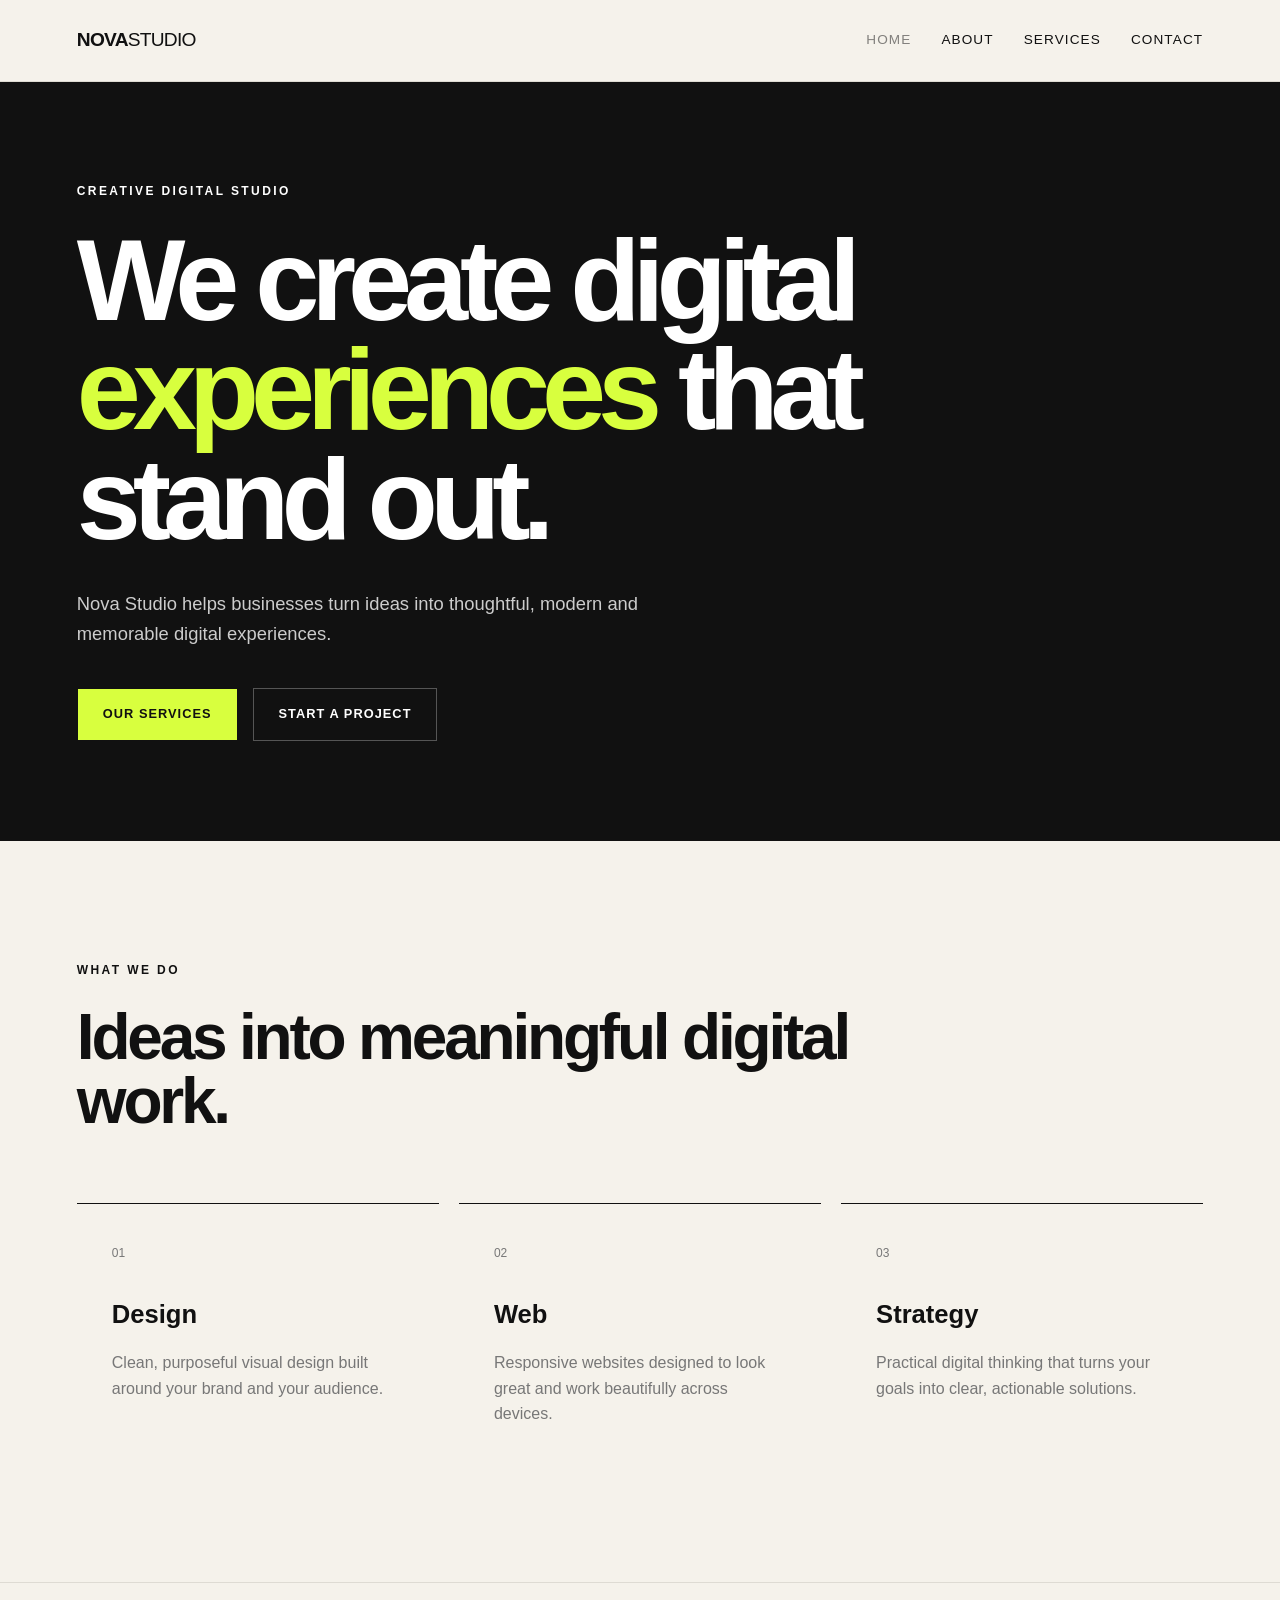
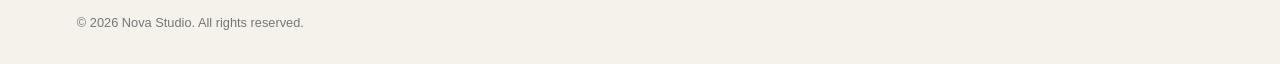
<file: index.html>
<!DOCTYPE html>
<html lang="en">
<head>
  <meta charset="UTF-8">
  <meta name="viewport" content="width=device-width, initial-scale=1.0">
  <meta name="description" content="Nova Studio — creative design and digital solutions.">
  <title>Nova Studio | Home</title>
  <link rel="stylesheet" href="style.css">
</head>

<body>

<header class="site-header">
  <a href="index.html" class="logo">NOVA<span>STUDIO</span></a>

  <nav>
    <a href="index.html" class="active">Home</a>
    <a href="about.html">About</a>
    <a href="services.html">Services</a>
    <a href="contact.html">Contact</a>
  </nav>
</header>

<main>

  <section class="hero">
    <div class="hero-content">
      <p class="eyebrow">CREATIVE DIGITAL STUDIO</p>

      <h1>
        We create digital
        <span>experiences</span>
        that stand out.
      </h1>

      <p class="hero-text">
        Nova Studio helps businesses turn ideas into thoughtful,
        modern and memorable digital experiences.
      </p>

      <div class="hero-buttons">
        <a href="services.html" class="button primary">Our Services</a>
        <a href="contact.html" class="button secondary">Start a Project</a>
      </div>
    </div>
  </section>

  <section class="intro">
    <p class="eyebrow">WHAT WE DO</p>
    <h2>Ideas into meaningful digital work.</h2>

    <div class="cards">

      <article class="card">
        <span>01</span>
        <h3>Design</h3>
        <p>
          Clean, purposeful visual design built around your brand
          and your audience.
        </p>
      </article>

      <article class="card">
        <span>02</span>
        <h3>Web</h3>
        <p>
          Responsive websites designed to look great and work
          beautifully across devices.
        </p>
      </article>

      <article class="card">
        <span>03</span>
        <h3>Strategy</h3>
        <p>
          Practical digital thinking that turns your goals into
          clear, actionable solutions.
        </p>
      </article>

    </div>
  </section>

</main>

<footer>
  <p>© 2026 Nova Studio. All rights reserved.</p>
</footer>

<script src="script.js"></script>
</body>
</html>
</file>
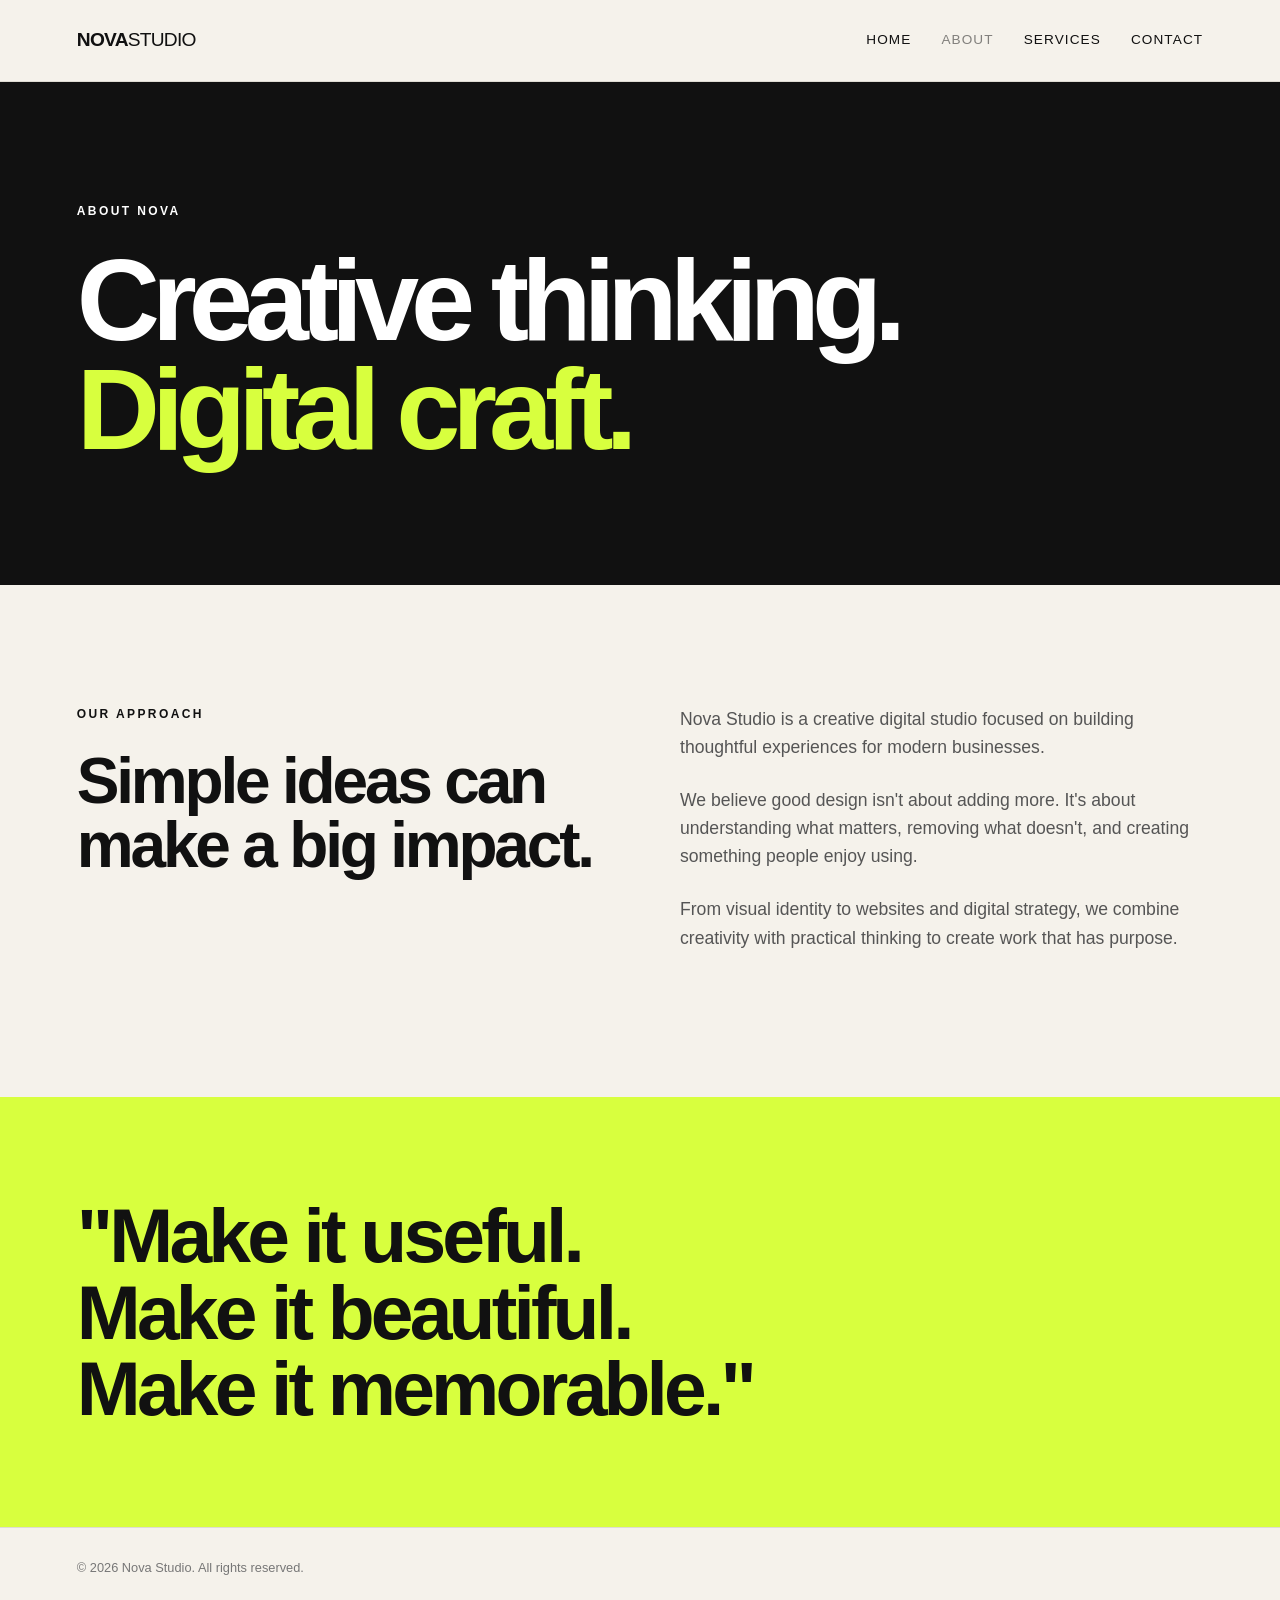
<file: about.html>
<!DOCTYPE html>
<html lang="en">
<head>
  <meta charset="UTF-8">
  <meta name="viewport" content="width=device-width, initial-scale=1.0">
  <meta name="description" content="Learn more about Nova Studio.">
  <title>Nova Studio | About</title>
  <link rel="stylesheet" href="style.css">
</head>

<body>

<header class="site-header">
  <a href="index.html" class="logo">NOVA<span>STUDIO</span></a>

  <nav>
    <a href="index.html">Home</a>
    <a href="about.html" class="active">About</a>
    <a href="services.html">Services</a>
    <a href="contact.html">Contact</a>
  </nav>
</header>

<main>

  <section class="page-hero">
    <p class="eyebrow">ABOUT NOVA</p>
    <h1>Creative thinking.<br><span>Digital craft.</span></h1>
  </section>

  <section class="content-section">

    <div>
      <p class="eyebrow">OUR APPROACH</p>
      <h2>Simple ideas can make a big impact.</h2>
    </div>

    <div class="content-copy">
      <p>
        Nova Studio is a creative digital studio focused on building
        thoughtful experiences for modern businesses.
      </p>

      <p>
        We believe good design isn't about adding more. It's about
        understanding what matters, removing what doesn't, and
        creating something people enjoy using.
      </p>

      <p>
        From visual identity to websites and digital strategy,
        we combine creativity with practical thinking to create
        work that has purpose.
      </p>
    </div>

  </section>

  <section class="statement">
    <p>
      "Make it useful.<br>
      Make it beautiful.<br>
      Make it memorable."
    </p>
  </section>

</main>

<footer>
  <p>© 2026 Nova Studio. All rights reserved.</p>
</footer>

<script src="script.js"></script>
</body>
</html>
</file>
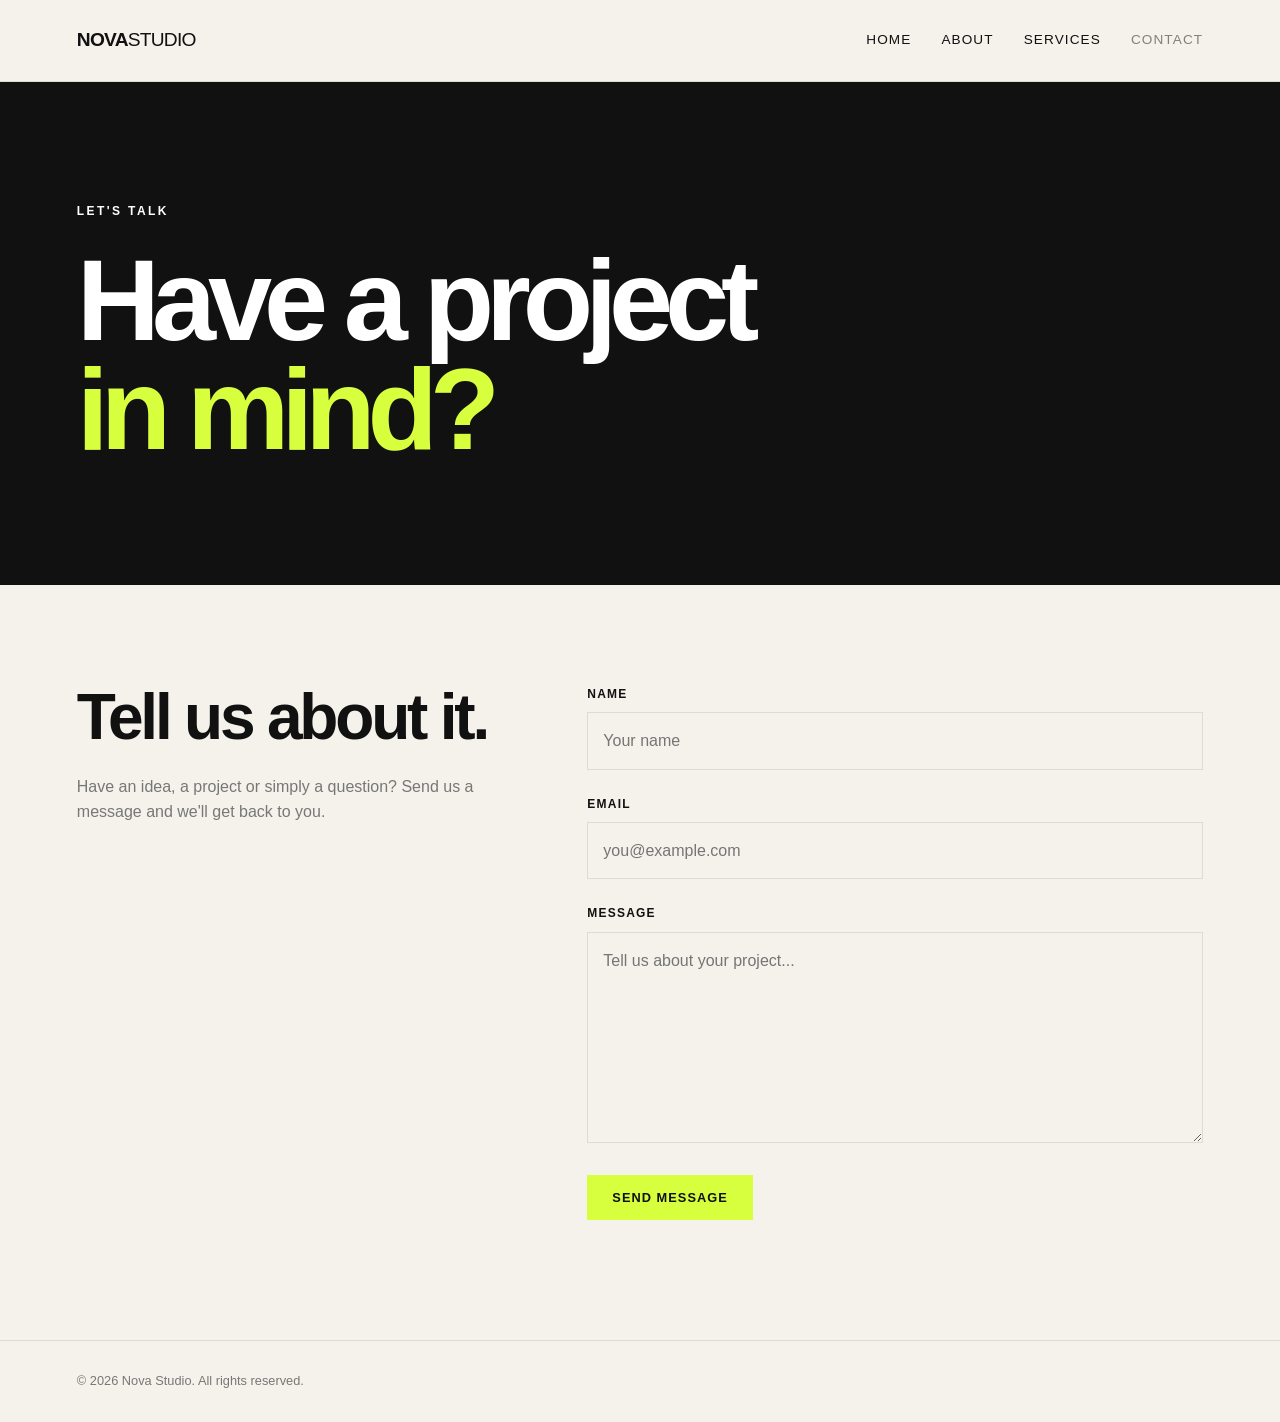
<file: contact.html>
<!DOCTYPE html>
<html lang="en">
<head>
  <meta charset="UTF-8">
  <meta name="viewport" content="width=device-width, initial-scale=1.0">
  <meta name="description" content="Contact Nova Studio.">
  <title>Nova Studio | Contact</title>
  <link rel="stylesheet" href="style.css">
</head>

<body>

<header class="site-header">
  <a href="index.html" class="logo">NOVA<span>STUDIO</span></a>

  <nav>
    <a href="index.html">Home</a>
    <a href="about.html">About</a>
    <a href="services.html">Services</a>
    <a href="contact.html" class="active">Contact</a>
  </nav>
</header>

<main>

  <section class="page-hero">
    <p class="eyebrow">LET'S TALK</p>
    <h1>Have a project<br><span>in mind?</span></h1>
  </section>

  <section class="contact-section">

    <div class="contact-intro">
      <h2>Tell us about it.</h2>

      <p>
        Have an idea, a project or simply a question?
        Send us a message and we'll get back to you.
      </p>
    </div>

    <form id="contactForm">

      <div class="form-group">
        <label for="name">Name</label>
        <input
          type="text"
          id="name"
          name="name"
          placeholder="Your name"
          required
        >
      </div>

      <div class="form-group">
        <label for="email">Email</label>
        <input
          type="email"
          id="email"
          name="email"
          placeholder="you@example.com"
          required
        >
      </div>

      <div class="form-group">
        <label for="message">Message</label>
        <textarea
          id="message"
          name="message"
          rows="7"
          placeholder="Tell us about your project..."
          required
        ></textarea>
      </div>

      <button type="submit" class="button primary">
        Send Message
      </button>

      <p id="formStatus" class="form-status"></p>

    </form>

  </section>

</main>

<footer>
  <p>© 2026 Nova Studio. All rights reserved.</p>
</footer>

<script src="script.js"></script>
</body>
</html>
</file>
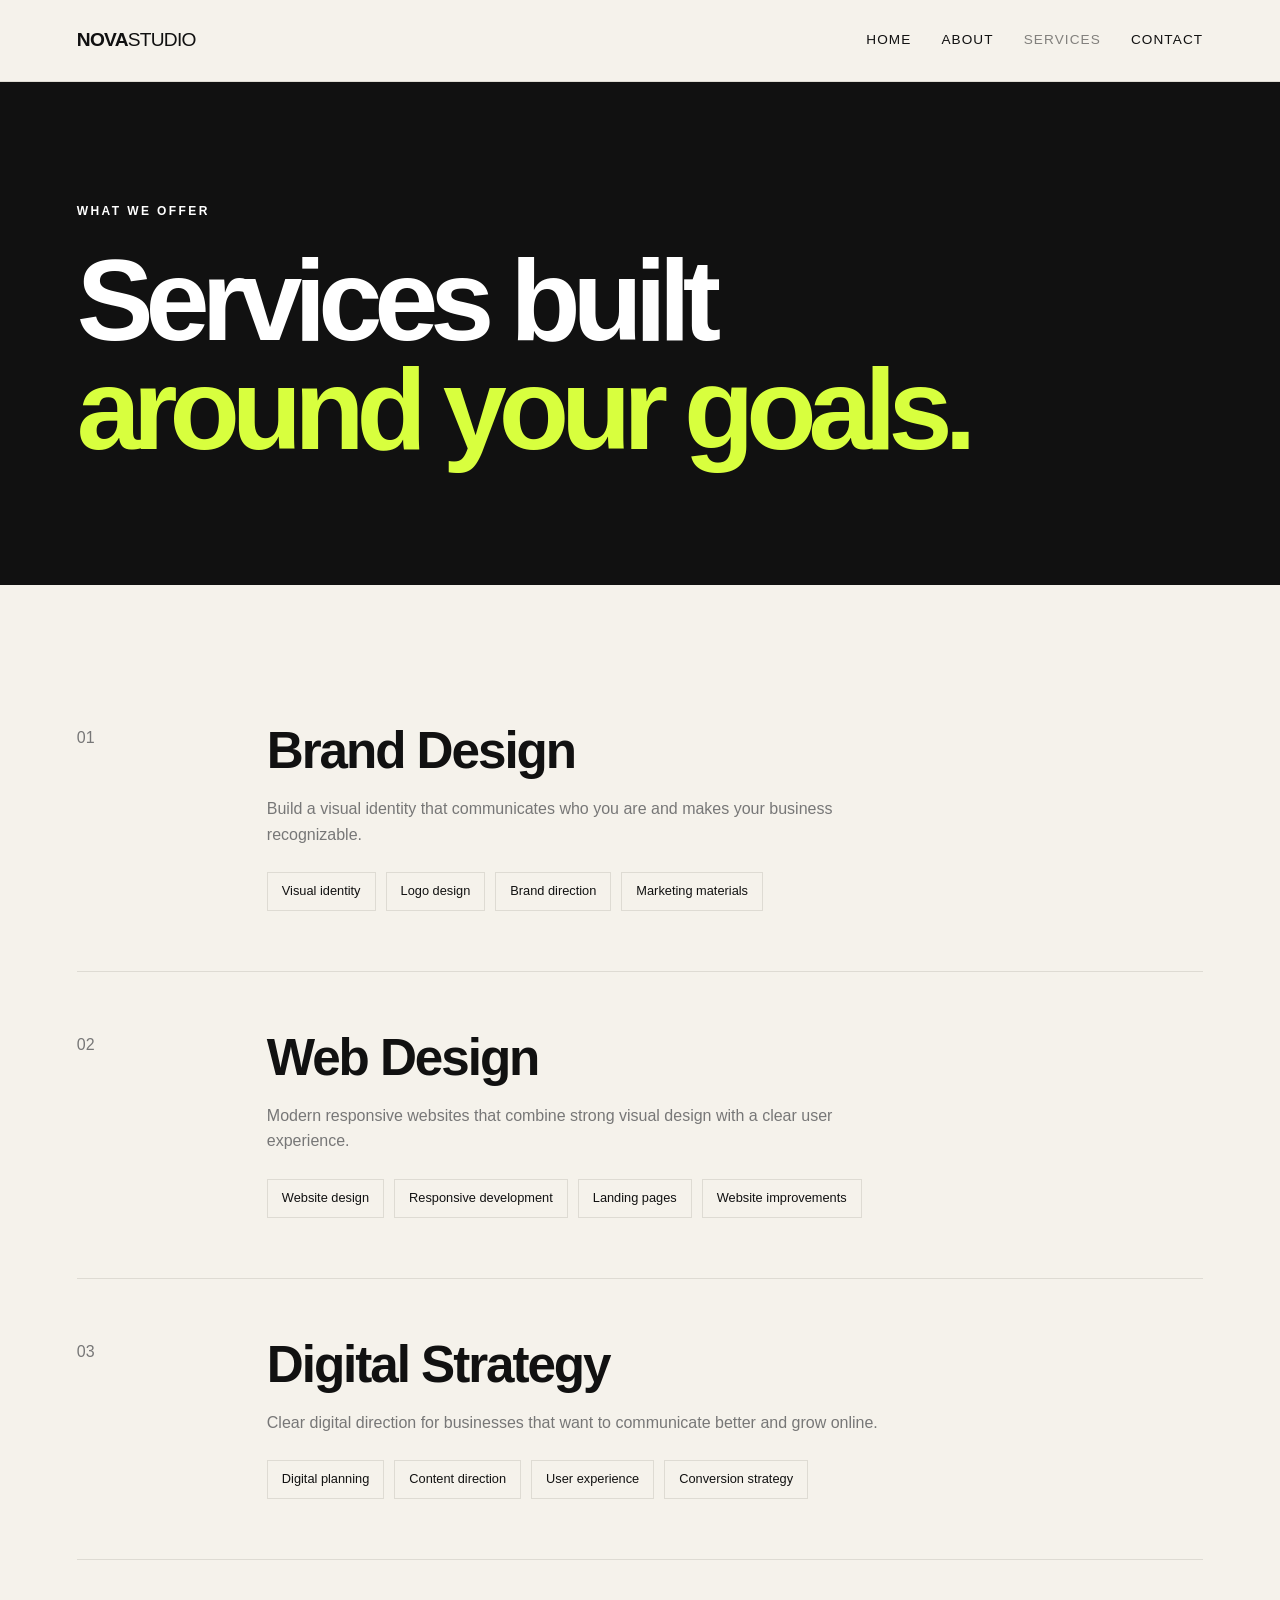
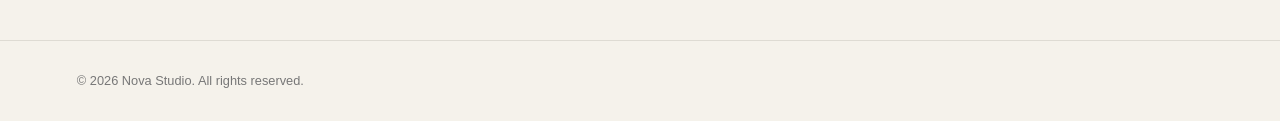
<file: services.html>
<!DOCTYPE html>
<html lang="en">
<head>
  <meta charset="UTF-8">
  <meta name="viewport" content="width=device-width, initial-scale=1.0">
  <meta name="description" content="Nova Studio services.">
  <title>Nova Studio | Services</title>
  <link rel="stylesheet" href="style.css">
</head>

<body>

<header class="site-header">
  <a href="index.html" class="logo">NOVA<span>STUDIO</span></a>

  <nav>
    <a href="index.html">Home</a>
    <a href="about.html">About</a>
    <a href="services.html" class="active">Services</a>
    <a href="contact.html">Contact</a>
  </nav>
</header>

<main>

  <section class="page-hero">
    <p class="eyebrow">WHAT WE OFFER</p>
    <h1>Services built<br><span>around your goals.</span></h1>
  </section>

  <section class="services">

    <article class="service">
      <div class="service-number">01</div>
      <div>
        <h2>Brand Design</h2>
        <p>
          Build a visual identity that communicates who you are
          and makes your business recognizable.
        </p>
        <ul>
          <li>Visual identity</li>
          <li>Logo design</li>
          <li>Brand direction</li>
          <li>Marketing materials</li>
        </ul>
      </div>
    </article>

    <article class="service">
      <div class="service-number">02</div>
      <div>
        <h2>Web Design</h2>
        <p>
          Modern responsive websites that combine strong visual
          design with a clear user experience.
        </p>
        <ul>
          <li>Website design</li>
          <li>Responsive development</li>
          <li>Landing pages</li>
          <li>Website improvements</li>
        </ul>
      </div>
    </article>

    <article class="service">
      <div class="service-number">03</div>
      <div>
        <h2>Digital Strategy</h2>
        <p>
          Clear digital direction for businesses that want to
          communicate better and grow online.
        </p>
        <ul>
          <li>Digital planning</li>
          <li>Content direction</li>
          <li>User experience</li>
          <li>Conversion strategy</li>
        </ul>
      </div>
    </article>

  </section>

</main>

<footer>
  <p>© 2026 Nova Studio. All rights reserved.</p>
</footer>

<script src="script.js"></script>
</body>
</html>
</file>
<file: style.css>
:root {
  --black: #111111;
  --white: #ffffff;
  --cream: #f5f2eb;
  --gray: #777777;
  --light-gray: #dedbd3;
  --accent: #d8ff3e;
}

* {
  box-sizing: border-box;
  margin: 0;
  padding: 0;
}

html {
  scroll-behavior: smooth;
}

body {
  font-family: Arial, Helvetica, sans-serif;
  background: var(--cream);
  color: var(--black);
  line-height: 1.6;
}

a {
  color: inherit;
  text-decoration: none;
}

.site-header {
  width: 100%;
  padding: 25px 6%;
  display: flex;
  justify-content: space-between;
  align-items: center;
  border-bottom: 1px solid var(--light-gray);
}

.logo {
  font-size: 1.2rem;
  font-weight: 900;
  letter-spacing: -0.04em;
}

.logo span {
  font-weight: 400;
}

nav {
  display: flex;
  gap: 30px;
}

nav a {
  font-size: 0.85rem;
  text-transform: uppercase;
  letter-spacing: 0.08em;
  transition: opacity 0.2s ease;
}

nav a:hover,
nav a.active {
  opacity: 0.5;
}

.hero {
  min-height: 78vh;
  padding: 100px 6%;
  display: flex;
  align-items: center;
  background: var(--black);
  color: var(--white);
}

.hero-content {
  max-width: 950px;
}

.eyebrow {
  margin-bottom: 25px;
  font-size: 0.75rem;
  font-weight: bold;
  letter-spacing: 0.2em;
}

.hero h1,
.page-hero h1 {
  font-size: clamp(3.5rem, 9vw, 8rem);
  line-height: 0.95;
  letter-spacing: -0.07em;
}

.hero h1 span,
.page-hero h1 span {
  color: var(--accent);
}

.hero-text {
  max-width: 600px;
  margin-top: 35px;
  color: #cccccc;
  font-size: 1.15rem;
}

.hero-buttons {
  display: flex;
  gap: 15px;
  margin-top: 40px;
  flex-wrap: wrap;
}

.button {
  display: inline-block;
  padding: 15px 25px;
  border: 1px solid var(--black);
  cursor: pointer;
  font-size: 0.8rem;
  font-weight: bold;
  text-transform: uppercase;
  letter-spacing: 0.08em;
  transition: all 0.2s ease;
}

.button.primary {
  background: var(--accent);
  color: var(--black);
}

.button.primary:hover {
  transform: translateY(-2px);
}

.button.secondary {
  background: transparent;
  color: var(--white);
  border-color: #555;
}

.button.secondary:hover {
  background: var(--white);
  color: var(--black);
}

.intro {
  padding: 120px 6%;
}

.intro h2,
.content-section h2 {
  max-width: 800px;
  font-size: clamp(2.5rem, 5vw, 5rem);
  line-height: 1;
  letter-spacing: -0.05em;
}

.cards {
  display: grid;
  grid-template-columns: repeat(3, 1fr);
  gap: 20px;
  margin-top: 70px;
}

.card {
  padding: 35px;
  border-top: 1px solid var(--black);
}

.card span {
  font-size: 0.75rem;
  color: var(--gray);
}

.card h3 {
  margin: 30px 0 15px;
  font-size: 1.6rem;
}

.card p {
  color: var(--gray);
}

.page-hero {
  padding: 120px 6%;
  background: var(--black);
  color: var(--white);
}

.content-section {
  padding: 120px 6%;
  display: grid;
  grid-template-columns: 1fr 1fr;
  gap: 80px;
}

.content-copy {
  max-width: 600px;
}

.content-copy p {
  margin-bottom: 25px;
  color: #555;
  font-size: 1.1rem;
}

.statement {
  padding: 100px 6%;
  background: var(--accent);
}

.statement p {
  font-size: clamp(2.5rem, 6vw, 6rem);
  line-height: 1;
  font-weight: bold;
  letter-spacing: -0.05em;
}

.services {
  padding: 80px 6%;
}

.service {
  display: grid;
  grid-template-columns: 150px 1fr;
  gap: 40px;
  padding: 60px 0;
  border-bottom: 1px solid var(--light-gray);
}

.service-number {
  color: var(--gray);
}

.service h2 {
  font-size: clamp(2rem, 4vw, 4rem);
  line-height: 1;
  margin-bottom: 20px;
  letter-spacing: -0.04em;
}

.service p {
  max-width: 650px;
  color: var(--gray);
  margin-bottom: 25px;
}

.service ul {
  display: flex;
  flex-wrap: wrap;
  gap: 10px;
  list-style: none;
}

.service li {
  padding: 8px 14px;
  border: 1px solid var(--light-gray);
  font-size: 0.8rem;
}

.contact-section {
  padding: 100px 6%;
  display: grid;
  grid-template-columns: 0.8fr 1.2fr;
  gap: 100px;
}

.contact-intro h2 {
  font-size: clamp(2.5rem, 5vw, 5rem);
  line-height: 1;
  letter-spacing: -0.05em;
  margin-bottom: 25px;
}

.contact-intro p {
  max-width: 450px;
  color: var(--gray);
}

form {
  max-width: 650px;
}

.form-group {
  margin-bottom: 25px;
}

label {
  display: block;
  margin-bottom: 8px;
  font-size: 0.75rem;
  font-weight: bold;
  text-transform: uppercase;
  letter-spacing: 0.1em;
}

input,
textarea {
  width: 100%;
  padding: 15px;
  border: 1px solid var(--light-gray);
  background: transparent;
  color: var(--black);
  font: inherit;
  outline: none;
}

input:focus,
textarea:focus {
  border-color: var(--black);
}

textarea {
  resize: vertical;
}

form .button {
  border: none;
}

.form-status {
  margin-top: 20px;
  font-size: 0.9rem;
}

.form-status.success {
  color: #247a3b;
}

.form-status.error {
  color: #b42318;
}

button:disabled {
  opacity: 0.5;
  cursor: wait;
}

footer {
  padding: 30px 6%;
  border-top: 1px solid var(--light-gray);
  color: var(--gray);
  font-size: 0.8rem;
}

@media (max-width: 800px) {

  .site-header {
    flex-direction: column;
    gap: 20px;
  }

  nav {
    gap: 15px;
    flex-wrap: wrap;
    justify-content: center;
  }

  .hero {
    min-height: 70vh;
    padding: 80px 6%;
  }

  .cards {
    grid-template-columns: 1fr;
  }

  .content-section,
  .contact-section {
    grid-template-columns: 1fr;
    gap: 50px;
  }

  .service {
    grid-template-columns: 1fr;
    gap: 15px;
  }

  .page-hero {
    padding: 80px 6%;
  }
}
</file>
